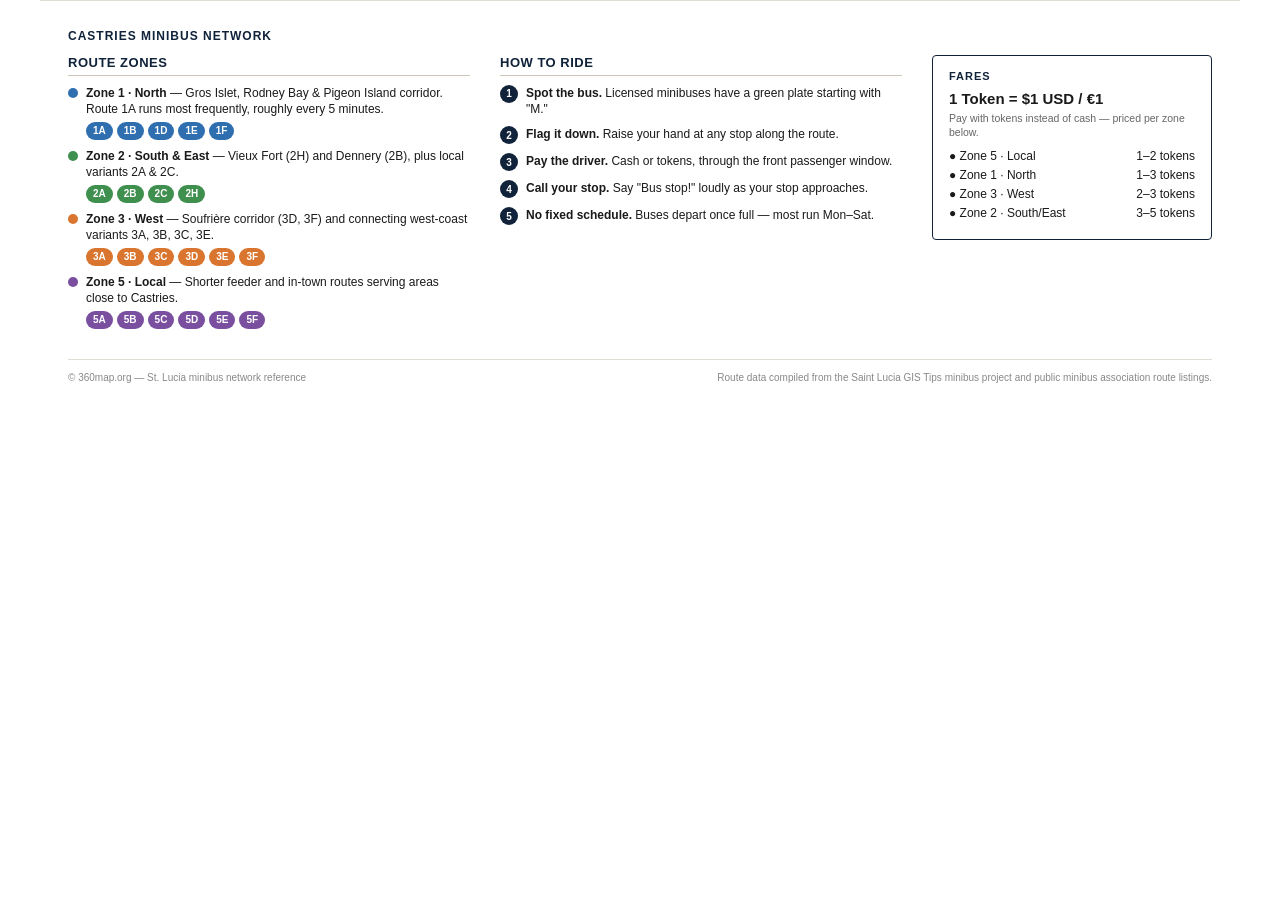
<file: castries-bus-routes-poster.html>
<!DOCTYPE html>
<html>
<head>
<meta charset="utf-8">
<title>360map.org — Footer</title>
<style>
  * { box-sizing: border-box; margin:0; padding:0; }
  body { font-family:'Helvetica Neue',Arial,sans-serif;background:#fff;color:#1a1a1a; }
  footer.site-footer { border-top:1px solid #e0ddd2;padding:28px 28px 22px;max-width:1200px;margin:0 auto; }
  .footer-heading { font-size:12px;font-weight:800;letter-spacing:1px;color:#10233a;margin-bottom:12px; }
  .footer-cols { display:flex;gap:30px;flex-wrap:nowrap;align-items:flex-start; }
  .col { flex:1 1 260px;min-width:0; }
  .col h3 { font-size:13px;letter-spacing:.5px;border-bottom:1px solid #ccc7b8;padding-bottom:5px;margin-bottom:9px;color:#10233a; }
  .legend-item { display:flex;gap:8px;margin-bottom:8px;font-size:12px;line-height:1.35; }
  .dot { width:10px;height:10px;border-radius:50%;flex-shrink:0;margin-top:3px; }
  .zone-1 { background:#2f6fb0; }.zone-2 { background:#3f8f4f; }.zone-3 { background:#d9752e; }.zone-5 { background:#7a4fa0; }
  .route-list { display:flex;flex-wrap:wrap;gap:4px;margin-top:5px; }
  .route-chip { display:inline-block;font-size:10px;font-weight:700;color:#fff;padding:2px 7px;border-radius:10px; }
  .route-chip.zone-1 { background:#2f6fb0; }.route-chip.zone-2 { background:#3f8f4f; }.route-chip.zone-3 { background:#d9752e; }.route-chip.zone-5 { background:#7a4fa0; }
  .step { display:flex;gap:8px;margin-bottom:9px;font-size:12px;line-height:1.35; }
  .step-num { width:18px;height:18px;border-radius:50%;background:#10233a;color:#fff;font-size:10px;font-weight:700;display:flex;align-items:center;justify-content:center;flex-shrink:0; }
  .fares-box { border:1px solid #10233a;padding:14px 16px;font-size:12px;border-radius:4px; }
  .fares-box .title { font-size:11px;font-weight:800;letter-spacing:1px;margin-bottom:8px;color:#10233a; }
  .fares-box .big { font-size:15px;font-weight:800;margin-bottom:4px; }
  .fares-box .small { font-size:10.5px;color:#666;margin-bottom:10px;line-height:1.35; }
  .fare-row { display:flex;justify-content:space-between;gap:8px;margin-bottom:5px; }
  .footer-bottom { max-width:1200px;margin:22px auto 0;padding-top:12px;border-top:1px solid #e0ddd2;font-size:10px;color:#888;display:flex;justify-content:space-between;flex-wrap:wrap;gap:6px; }
  @media(max-width:800px){footer.site-footer{padding:20px 16px}.footer-cols{flex-wrap:wrap;gap:18px}.col{flex:1 1 100%!important;max-width:none!important}.footer-bottom{margin-top:18px}}
</style>
</head>
<body>
<footer class="site-footer">
  <div class="footer-heading">CASTRIES MINIBUS NETWORK</div>
  <div class="footer-cols">
    <div class="col">
      <h3>ROUTE ZONES</h3>
      <div class="legend-item"><div class="dot zone-1"></div><div><b>Zone 1 · North</b> — Gros Islet, Rodney Bay &amp; Pigeon Island corridor. Route 1A runs most frequently, roughly every 5 minutes.<div class="route-list"><span class="route-chip zone-1">1A</span><span class="route-chip zone-1">1B</span><span class="route-chip zone-1">1D</span><span class="route-chip zone-1">1E</span><span class="route-chip zone-1">1F</span></div></div></div>
      <div class="legend-item"><div class="dot zone-2"></div><div><b>Zone 2 · South &amp; East</b> — Vieux Fort (2H) and Dennery (2B), plus local variants 2A &amp; 2C.<div class="route-list"><span class="route-chip zone-2">2A</span><span class="route-chip zone-2">2B</span><span class="route-chip zone-2">2C</span><span class="route-chip zone-2">2H</span></div></div></div>
      <div class="legend-item"><div class="dot zone-3"></div><div><b>Zone 3 · West</b> — Soufrière corridor (3D, 3F) and connecting west-coast variants 3A, 3B, 3C, 3E.<div class="route-list"><span class="route-chip zone-3">3A</span><span class="route-chip zone-3">3B</span><span class="route-chip zone-3">3C</span><span class="route-chip zone-3">3D</span><span class="route-chip zone-3">3E</span><span class="route-chip zone-3">3F</span></div></div></div>
      <div class="legend-item"><div class="dot zone-5"></div><div><b>Zone 5 · Local</b> — Shorter feeder and in-town routes serving areas close to Castries.<div class="route-list"><span class="route-chip zone-5">5A</span><span class="route-chip zone-5">5B</span><span class="route-chip zone-5">5C</span><span class="route-chip zone-5">5D</span><span class="route-chip zone-5">5E</span><span class="route-chip zone-5">5F</span></div></div></div>
    </div>
    <div class="col">
      <h3>HOW TO RIDE</h3>
      <div class="step"><div class="step-num">1</div><div><b>Spot the bus.</b> Licensed minibuses have a green plate starting with "M."</div></div>
      <div class="step"><div class="step-num">2</div><div><b>Flag it down.</b> Raise your hand at any stop along the route.</div></div>
      <div class="step"><div class="step-num">3</div><div><b>Pay the driver.</b> Cash or tokens, through the front passenger window.</div></div>
      <div class="step"><div class="step-num">4</div><div><b>Call your stop.</b> Say "Bus stop!" loudly as your stop approaches.</div></div>
      <div class="step"><div class="step-num">5</div><div><b>No fixed schedule.</b> Buses depart once full — most run Mon–Sat.</div></div>
    </div>
    <div class="col" style="flex:1 1 240px;max-width:280px;">
      <div class="fares-box"><div class="title">FARES</div><div class="big">1 Token = $1 USD / €1</div><div class="small">Pay with tokens instead of cash — priced per zone below.</div><div class="fare-row"><span>&#9679; Zone 5 · Local</span><span>1–2 tokens</span></div><div class="fare-row"><span>&#9679; Zone 1 · North</span><span>1–3 tokens</span></div><div class="fare-row"><span>&#9679; Zone 3 · West</span><span>2–3 tokens</span></div><div class="fare-row"><span>&#9679; Zone 2 · South/East</span><span>3–5 tokens</span></div></div>
    </div>
  </div>
  <div class="footer-bottom"><div>© 360map.org — St. Lucia minibus network reference</div><div>Route data compiled from the Saint Lucia GIS Tips minibus project and public minibus association route listings.</div></div>
</footer>
</body>
</html>
</file>
